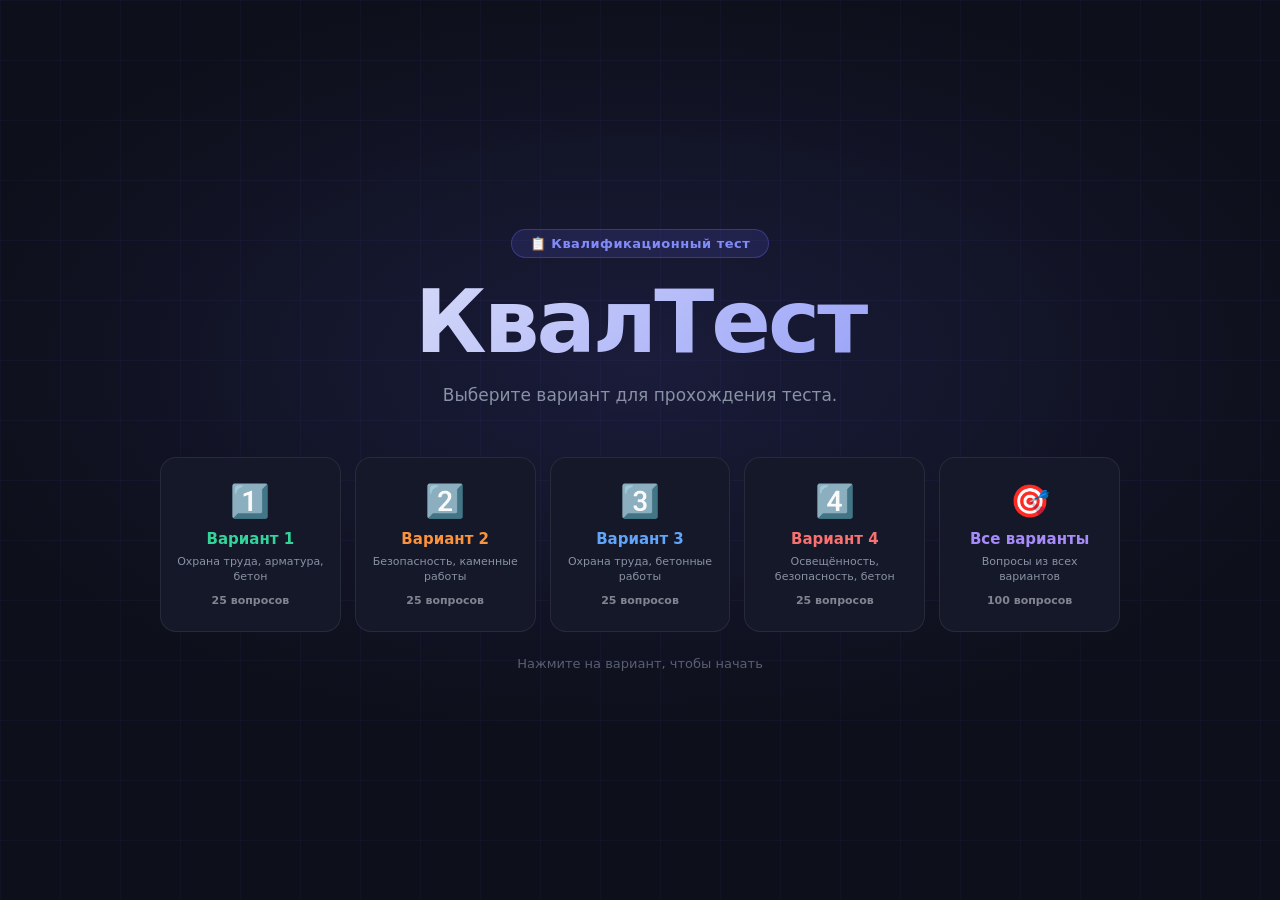
<file: index.html>
<!DOCTYPE html>
<html lang="ru">
<head>
  <meta charset="UTF-8">
  <meta name="viewport" content="width=device-width, initial-scale=1.0">
  <title>КвалТест — Квалификационный тест</title>
  <link rel="stylesheet" href="styles.css">
  <link rel="icon" href="data:image/svg+xml,<svg xmlns='http://www.w3.org/2000/svg' viewBox='0 0 100 100'><text y='.9em' font-size='90'>📋</text></svg>">
</head>
<body>
  <div id="app"></div>
  <script src="questions.js"></script>
  <script src="app.js"></script>
</body>
</html>
</file>
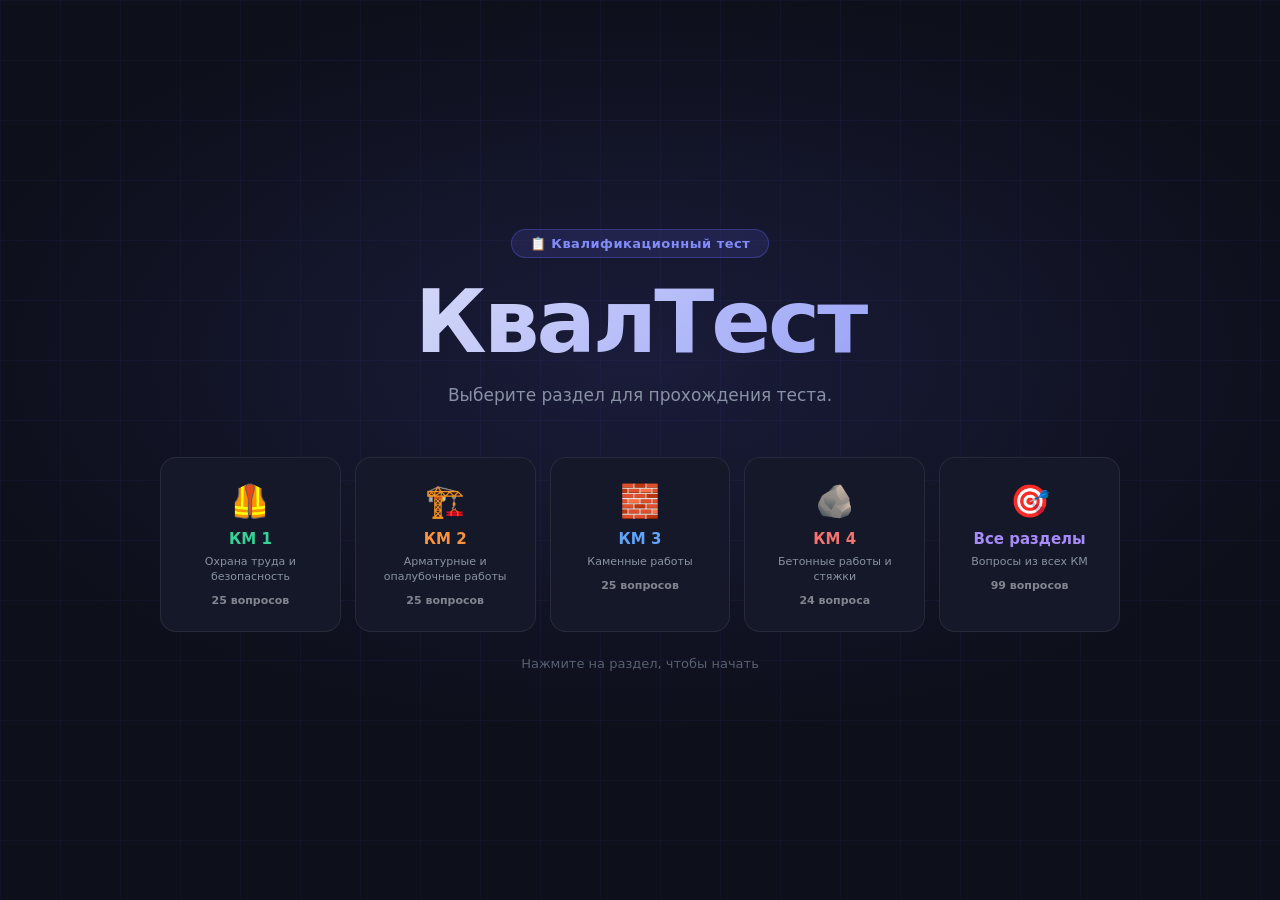
<file: hal now project/index.html>
<!DOCTYPE html>
<html lang="ru">
<head>
  <meta charset="UTF-8">
  <meta name="viewport" content="width=device-width, initial-scale=1.0">
  <title>Halid test</title>
  <link rel="stylesheet" href="styles.css">
  <link rel="icon" href="data:image/svg+xml,<svg xmlns='http://www.w3.org/2000/svg' viewBox='0 0 100 100'><text y='.9em' font-size='90'>📋</text></svg>">
</head>
<body>
  <div id="app"></div>
  <script src="questions.js"></script>
  <script src="app.js"></script>
</body>
</html>
</file>
<file: styles.css>
/* ========== RESET & BASE ========== */
*, *::before, *::after { box-sizing: border-box; margin: 0; padding: 0; }

:root {
  --bg: #0d0f1a;
  --surface: #151828;
  --surface2: #1e2235;
  --border: rgba(255,255,255,0.08);
  --text: #eef0f8;
  --text-muted: #8892a4;

  --v1: #34d399;
  --v1-bg: rgba(52,211,153,0.12);
  --v2: #fb923c;
  --v2-bg: rgba(251,146,60,0.12);
  --v3: #60a5fa;
  --v3-bg: rgba(96,165,250,0.12);
  --v4: #f87171;
  --v4-bg: rgba(248,113,113,0.12);
  --all: #a78bfa;
  --all-bg: rgba(167,139,250,0.12);

  --accent: #6366f1;
  --accent2: #818cf8;
  --radius: 16px;
  --radius-sm: 10px;
  --shadow: 0 4px 24px rgba(0,0,0,0.4);
}

html { height: 100%; }

body {
  background: var(--bg);
  color: var(--text);
  font-family: 'Segoe UI', system-ui, -apple-system, sans-serif;
  min-height: 100vh;
  overflow-x: hidden;
}

#app {
  min-height: 100vh;
  display: flex;
  flex-direction: column;
}

/* ========== SCREENS ========== */
.screen {
  min-height: 100vh;
  display: flex;
  flex-direction: column;
}

/* ========== HOME ========== */
.home-screen {
  position: relative;
  justify-content: center;
  align-items: center;
  padding: 40px 20px;
  overflow: hidden;
}

.home-bg-grid {
  position: absolute;
  inset: 0;
  background-image: 
    linear-gradient(rgba(99,102,241,0.05) 1px, transparent 1px),
    linear-gradient(90deg, rgba(99,102,241,0.05) 1px, transparent 1px);
  background-size: 60px 60px;
  pointer-events: none;
}

.home-bg-grid::after {
  content: '';
  position: absolute;
  inset: 0;
  background: radial-gradient(ellipse 80% 60% at 50% 40%, rgba(99,102,241,0.15) 0%, transparent 70%);
}

.home-content {
  position: relative;
  width: 100%;
  max-width: 960px;
  text-align: center;
}

.home-badge {
  display: inline-block;
  background: rgba(99,102,241,0.15);
  border: 1px solid rgba(99,102,241,0.35);
  color: var(--accent2);
  padding: 6px 18px;
  border-radius: 100px;
  font-size: 13px;
  font-weight: 600;
  letter-spacing: 0.5px;
  margin-bottom: 20px;
}

.home-title {
  font-size: clamp(48px, 8vw, 88px);
  font-weight: 800;
  letter-spacing: -3px;
  line-height: 1;
  background: linear-gradient(135deg, #eef0f8, var(--accent2));
  -webkit-background-clip: text;
  -webkit-text-fill-color: transparent;
  background-clip: text;
  margin-bottom: 16px;
}

.home-sub {
  color: var(--text-muted);
  font-size: 17px;
  line-height: 1.6;
  margin-bottom: 48px;
}

.section-cards {
  display: grid;
  grid-template-columns: repeat(5, 1fr);
  gap: 14px;
  margin-bottom: 24px;
}

@media (max-width: 900px) { .section-cards { grid-template-columns: repeat(3, 1fr); } }
@media (max-width: 600px) { .section-cards { grid-template-columns: repeat(2, 1fr); } }

.section-card {
  background: var(--surface);
  border: 1px solid var(--border);
  border-radius: var(--radius);
  padding: 24px 16px;
  cursor: pointer;
  transition: transform 0.2s, box-shadow 0.2s, border-color 0.2s;
  text-align: center;
}

.section-card:hover { transform: translateY(-6px); box-shadow: var(--shadow); }
.section-card.v1:hover { border-color: var(--v1); box-shadow: 0 8px 32px rgba(52,211,153,0.2); }
.section-card.v2:hover { border-color: var(--v2); box-shadow: 0 8px 32px rgba(251,146,60,0.2); }
.section-card.v3:hover { border-color: var(--v3); box-shadow: 0 8px 32px rgba(96,165,250,0.2); }
.section-card.v4:hover { border-color: var(--v4); box-shadow: 0 8px 32px rgba(248,113,113,0.2); }
.section-card.all:hover { border-color: var(--all); box-shadow: 0 8px 32px rgba(167,139,250,0.2); }

.sc-icon { font-size: 32px; margin-bottom: 10px; }
.sc-name { font-size: 15px; font-weight: 800; margin-bottom: 6px; }
.sc-desc { font-size: 11px; color: var(--text-muted); margin-bottom: 10px; line-height: 1.4; }
.sc-count { font-size: 11px; font-weight: 600; opacity: 0.5; }

.section-card.v1 .sc-name { color: var(--v1); }
.section-card.v2 .sc-name { color: var(--v2); }
.section-card.v3 .sc-name { color: var(--v3); }
.section-card.v4 .sc-name { color: var(--v4); }
.section-card.all .sc-name { color: var(--all); }

.home-hint { font-size: 13px; color: var(--text-muted); opacity: 0.6; }

/* ========== SETUP ========== */
.setup-screen {
  padding: 32px 20px;
  align-items: center;
}

.back-btn {
  align-self: flex-start;
  background: none;
  border: 1px solid var(--border);
  color: var(--text-muted);
  padding: 8px 16px;
  border-radius: 8px;
  cursor: pointer;
  font-size: 14px;
  margin-bottom: 32px;
  transition: border-color 0.2s, color 0.2s;
}
.back-btn:hover { border-color: var(--accent); color: var(--text); }

.setup-content { width: 100%; max-width: 600px; }

.setup-section-badge {
  display: inline-block;
  padding: 6px 20px;
  border-radius: 100px;
  font-size: 14px;
  font-weight: 700;
  margin-bottom: 12px;
}
.setup-section-badge.v1 { background: var(--v1-bg); color: var(--v1); }
.setup-section-badge.v2 { background: var(--v2-bg); color: var(--v2); }
.setup-section-badge.v3 { background: var(--v3-bg); color: var(--v3); }
.setup-section-badge.v4 { background: var(--v4-bg); color: var(--v4); }
.setup-section-badge.all { background: var(--all-bg); color: var(--all); }

.setup-title {
  font-size: 32px;
  font-weight: 800;
  margin-bottom: 36px;
  letter-spacing: -1px;
}

.setup-section { margin-bottom: 32px; }

.setup-label {
  display: block;
  font-size: 13px;
  font-weight: 600;
  text-transform: uppercase;
  letter-spacing: 1px;
  color: var(--text-muted);
  margin-bottom: 14px;
}

.count-grid { display: flex; flex-wrap: wrap; gap: 10px; margin-bottom: 16px; }

.count-btn {
  background: var(--surface);
  border: 1px solid var(--border);
  color: var(--text);
  padding: 10px 22px;
  border-radius: var(--radius-sm);
  cursor: pointer;
  font-size: 15px;
  font-weight: 600;
  transition: all 0.15s;
}
.count-btn:hover:not(:disabled) { border-color: var(--accent); color: var(--accent2); }
.count-btn.active { background: var(--accent); border-color: var(--accent); color: white; }
.count-btn:disabled { opacity: 0.35; cursor: not-allowed; }

.custom-count {
  display: flex;
  align-items: center;
  gap: 12px;
  font-size: 14px;
  color: var(--text-muted);
}
.custom-count input {
  width: 80px;
  background: var(--surface2);
  border: 1px solid var(--border);
  color: var(--text);
  padding: 8px 12px;
  border-radius: 8px;
  font-size: 15px;
  font-weight: 600;
  text-align: center;
  outline: none;
  transition: border-color 0.2s;
}
.custom-count input:focus { border-color: var(--accent); }
.max-hint { font-size: 12px; opacity: 0.5; }

.time-grid {
  display: grid;
  grid-template-columns: repeat(3, 1fr);
  gap: 10px;
}
@media (max-width: 500px) { .time-grid { grid-template-columns: repeat(2, 1fr); } }

.time-btn {
  background: var(--surface);
  border: 1px solid var(--border);
  color: var(--text);
  padding: 14px 12px;
  border-radius: var(--radius-sm);
  cursor: pointer;
  text-align: center;
  transition: all 0.15s;
  display: flex;
  flex-direction: column;
  align-items: center;
  gap: 4px;
}
.time-btn:hover { border-color: var(--accent); }
.time-btn.active { background: var(--accent); border-color: var(--accent); }
.tb-icon { font-size: 20px; }
.tb-label { font-size: 12px; font-weight: 600; }

.setup-summary {
  background: var(--surface);
  border: 1px solid var(--border);
  border-radius: var(--radius);
  padding: 20px 24px;
  display: grid;
  grid-template-columns: repeat(4, 1fr);
  gap: 16px;
  margin-bottom: 28px;
}
@media (max-width: 500px) { .setup-summary { grid-template-columns: repeat(2, 1fr); } }

.sum-item { text-align: center; }
.sum-item span { display: block; font-size: 11px; color: var(--text-muted); margin-bottom: 4px; text-transform: uppercase; letter-spacing: 0.5px; }
.sum-item strong { font-size: 16px; font-weight: 700; }

.start-btn {
  width: 100%;
  background: linear-gradient(135deg, var(--accent), #8b5cf6);
  border: none;
  color: white;
  padding: 18px 32px;
  border-radius: var(--radius);
  font-size: 18px;
  font-weight: 700;
  cursor: pointer;
  display: flex;
  align-items: center;
  justify-content: center;
  gap: 12px;
  transition: transform 0.15s, box-shadow 0.15s;
}
.start-btn:hover { transform: translateY(-2px); box-shadow: 0 8px 32px rgba(99,102,241,0.4); }
.start-arrow { font-size: 20px; }

/* ========== QUIZ ========== */
.quiz-screen {
  padding: 20px;
  max-width: 700px;
  margin: 0 auto;
  width: 100%;
}

.quiz-header { margin-bottom: 24px; }

.quiz-meta {
  display: flex;
  align-items: center;
  justify-content: space-between;
  margin-bottom: 12px;
}

.q-section-tag {
  font-size: 12px;
  font-weight: 700;
  padding: 4px 12px;
  border-radius: 100px;
}
.q-section-tag.v1 { background: var(--v1-bg); color: var(--v1); }
.q-section-tag.v2 { background: var(--v2-bg); color: var(--v2); }
.q-section-tag.v3 { background: var(--v3-bg); color: var(--v3); }
.q-section-tag.v4 { background: var(--v4-bg); color: var(--v4); }
.q-section-tag.all { background: var(--all-bg); color: var(--all); }

.q-counter { font-size: 13px; color: var(--text-muted); font-weight: 600; }

.progress-bar {
  height: 4px;
  background: var(--surface2);
  border-radius: 2px;
  overflow: hidden;
  margin-bottom: 12px;
}
.progress-fill {
  height: 100%;
  background: linear-gradient(90deg, var(--accent), var(--accent2));
  border-radius: 2px;
  transition: width 0.4s ease;
}

.quiz-timer-row { display: flex; justify-content: flex-end; }

.timer-wrap {
  width: 52px; height: 52px;
  position: relative;
  transition: all 0.3s;
}
.timer-ring { width: 100%; height: 100%; position: relative; }
.timer-ring svg { width: 100%; height: 100%; transform: rotate(-90deg); }
.ring-bg { fill: none; stroke: var(--surface2); stroke-width: 3; }
.ring-fill {
  fill: none; stroke: var(--accent);
  stroke-width: 3;
  stroke-dasharray: 100.5;
  stroke-dashoffset: 0;
  stroke-linecap: round;
  transition: stroke-dashoffset 1s linear, stroke 0.3s;
}
.timer-num {
  position: absolute; inset: 0;
  display: flex; align-items: center; justify-content: center;
  font-size: 14px; font-weight: 800; color: var(--text);
}
.timer-wrap.timer-warning .ring-fill { stroke: var(--v2); }
.timer-wrap.timer-warning .timer-num { color: var(--v2); }
.timer-wrap.timer-danger .ring-fill { stroke: var(--v4); }
.timer-wrap.timer-danger .timer-num { color: var(--v4); }
.timer-wrap.timer-danger { animation: pulse 0.5s infinite alternate; }
@keyframes pulse { from { opacity: 1; } to { opacity: 0.6; } }
.timer-placeholder { font-size: 24px; color: var(--text-muted); opacity: 0.4; }

.question-card {
  background: var(--surface);
  border: 1px solid var(--border);
  border-radius: var(--radius);
  padding: 28px 32px;
  margin-bottom: 20px;
  animation: fadeSlide 0.25s ease;
}
@keyframes fadeSlide {
  from { opacity: 0; transform: translateY(10px); }
  to { opacity: 1; transform: translateY(0); }
}
.q-number {
  font-size: 11px; text-transform: uppercase;
  letter-spacing: 1px; color: var(--text-muted);
  margin-bottom: 12px; font-weight: 600;
}
.q-text { font-size: 19px; font-weight: 600; line-height: 1.5; }

.options-grid {
  display: grid;
  grid-template-columns: 1fr 1fr;
  gap: 12px;
  margin-bottom: 20px;
  animation: fadeSlide 0.3s ease 0.05s both;
}
@media (max-width: 520px) { .options-grid { grid-template-columns: 1fr; } }

.option-btn {
  background: var(--surface);
  border: 1px solid var(--border);
  color: var(--text);
  padding: 16px 18px;
  border-radius: var(--radius-sm);
  cursor: pointer;
  text-align: left;
  display: flex;
  align-items: center;
  gap: 12px;
  font-size: 15px;
  transition: all 0.15s;
  min-height: 60px;
}
.option-btn:hover:not(:disabled) {
  background: var(--surface2);
  border-color: var(--accent);
  transform: translateX(4px);
}
.option-btn:disabled { cursor: not-allowed; }
.option-btn.correct-answer {
  background: rgba(52,211,153,0.15);
  border-color: var(--v1);
  color: var(--v1);
}
.option-btn.wrong-answer {
  background: rgba(248,113,113,0.15);
  border-color: var(--v4);
  color: var(--v4);
}

.opt-letter {
  width: 28px; height: 28px;
  border-radius: 8px;
  background: var(--surface2);
  display: flex; align-items: center; justify-content: center;
  font-size: 12px; font-weight: 700;
  flex-shrink: 0;
  transition: background 0.15s;
}
.option-btn:hover:not(:disabled) .opt-letter { background: var(--accent); color: white; }
.option-btn.correct-answer .opt-letter { background: var(--v1); color: #0d0f1a; }
.option-btn.wrong-answer .opt-letter { background: var(--v4); color: white; }
.opt-text { line-height: 1.4; }

.quiz-footer {
  display: flex; align-items: center;
  justify-content: space-between;
  padding-bottom: 20px;
}
.answered-track { display: flex; flex-wrap: wrap; gap: 4px; flex: 1; }
.track-dot { width: 8px; height: 8px; border-radius: 50%; }
.track-dot.correct { background: var(--v1); }
.track-dot.wrong { background: var(--v4); }
.track-dot.current { background: var(--accent); animation: blink 1s infinite; }
.track-dot.pending { background: var(--surface2); border: 1px solid var(--border); }
@keyframes blink { 0%, 100% { opacity: 1; } 50% { opacity: 0.3; } }

.skip-btn {
  background: none;
  border: 1px solid var(--border);
  color: var(--text-muted);
  padding: 8px 16px;
  border-radius: 8px;
  cursor: pointer;
  font-size: 13px;
  transition: all 0.15s;
  flex-shrink: 0;
  margin-left: 16px;
}
.skip-btn:hover { border-color: var(--accent); color: var(--text); }

/* ========== RESULTS ========== */
.results-screen {
  justify-content: flex-start;
  align-items: center;
  padding: 40px 20px;
}
.results-content {
  width: 100%; max-width: 640px;
  animation: fadeSlide 0.4s ease;
}
.results-hero { text-align: center; margin-bottom: 40px; }
.grade-emoji { font-size: 56px; margin-bottom: 8px; }
.grade-label { font-size: 22px; font-weight: 700; margin-bottom: 24px; }

.score-ring {
  position: relative;
  width: 160px; height: 160px;
  margin: 0 auto;
}
.score-ring svg { width: 100%; height: 100%; transform: rotate(-90deg); }
.score-ring-bg { fill: none; stroke: var(--surface2); stroke-width: 6; }
.score-ring-fill {
  fill: none; stroke-width: 6;
  stroke-dasharray: 314;
  stroke-linecap: round;
  transition: stroke-dashoffset 1s ease;
}
.score-text {
  position: absolute; inset: 0;
  display: flex; flex-direction: column;
  align-items: center; justify-content: center;
}
.score-pct { font-size: 36px; font-weight: 800; line-height: 1; }
.score-sub { font-size: 14px; color: var(--text-muted); margin-top: 4px; }

.stats-row {
  display: grid;
  grid-template-columns: repeat(4, 1fr);
  gap: 12px; margin-bottom: 36px;
}
@media (max-width: 500px) { .stats-row { grid-template-columns: repeat(2, 1fr); } }

.stat-box {
  background: var(--surface);
  border: 1px solid var(--border);
  border-radius: var(--radius-sm);
  padding: 16px 12px; text-align: center;
}
.stat-val { font-size: 26px; font-weight: 800; margin-bottom: 4px; }
.stat-key { font-size: 11px; color: var(--text-muted); text-transform: uppercase; letter-spacing: 0.5px; }
.correct-col { color: var(--v1); }
.wrong-col { color: var(--v4); }
.skip-col { color: var(--text-muted); }
.time-col { color: var(--accent2); }

.wrong-section { margin-bottom: 32px; }
.wrong-title { font-size: 18px; font-weight: 700; margin-bottom: 16px; color: var(--text-muted); }
.wrong-list { display: flex; flex-direction: column; gap: 12px; }
.wrong-item {
  background: var(--surface);
  border: 1px solid var(--border);
  border-radius: var(--radius-sm);
  padding: 16px 20px;
  border-left: 3px solid var(--v4);
}
.wi-q { font-size: 14px; font-weight: 600; margin-bottom: 10px; line-height: 1.4; }
.wi-answers { display: flex; flex-direction: column; gap: 6px; }
.wi-wrong { font-size: 13px; color: var(--v4); }
.wi-skip { font-size: 13px; color: var(--text-muted); }
.wi-correct { font-size: 13px; color: var(--v1); }

.perfect-msg {
  text-align: center; font-size: 22px; font-weight: 700;
  color: var(--v1);
  padding: 32px;
  background: rgba(52,211,153,0.08);
  border: 1px solid rgba(52,211,153,0.2);
  border-radius: var(--radius);
  margin-bottom: 32px;
}

.results-actions { display: flex; flex-direction: column; gap: 10px; }
.action-btn {
  width: 100%; padding: 16px;
  border-radius: var(--radius-sm);
  font-size: 15px; font-weight: 600;
  cursor: pointer; border: none;
  transition: all 0.15s;
}
.action-btn.primary { background: linear-gradient(135deg, var(--accent), #8b5cf6); color: white; }
.action-btn.primary:hover { transform: translateY(-2px); box-shadow: 0 6px 24px rgba(99,102,241,0.35); }
.action-btn.secondary { background: var(--surface); border: 1px solid var(--border); color: var(--text); }
.action-btn.secondary:hover { border-color: var(--accent); }
.action-btn.ghost { background: none; border: 1px solid var(--border); color: var(--text-muted); }
.action-btn.ghost:hover { color: var(--text); }

/* ========== SCROLLBAR ========== */
::-webkit-scrollbar { width: 6px; }
::-webkit-scrollbar-track { background: var(--bg); }
::-webkit-scrollbar-thumb { background: var(--surface2); border-radius: 3px; }
</file>
<file: hal now project/styles.css>
/* ========== RESET & BASE ========== */
*, *::before, *::after { box-sizing: border-box; margin: 0; padding: 0; }

:root {
  --bg: #0d0f1a;
  --surface: #151828;
  --surface2: #1e2235;
  --border: rgba(255,255,255,0.08);
  --text: #eef0f8;
  --text-muted: #8892a4;

  --km1: #34d399;
  --km1-bg: rgba(52,211,153,0.12);
  --km2: #fb923c;
  --km2-bg: rgba(251,146,60,0.12);
  --km3: #60a5fa;
  --km3-bg: rgba(96,165,250,0.12);
  --km4: #f87171;
  --km4-bg: rgba(248,113,113,0.12);
  --all: #a78bfa;
  --all-bg: rgba(167,139,250,0.12);

  --accent: #6366f1;
  --accent2: #818cf8;
  --radius: 16px;
  --radius-sm: 10px;
  --shadow: 0 4px 24px rgba(0,0,0,0.4);
}

html { height: 100%; }

body {
  background: var(--bg);
  color: var(--text);
  font-family: 'Segoe UI', system-ui, -apple-system, sans-serif;
  min-height: 100vh;
  overflow-x: hidden;
}

#app {
  min-height: 100vh;
  display: flex;
  flex-direction: column;
}

/* ========== SCREENS ========== */
.screen {
  min-height: 100vh;
  display: flex;
  flex-direction: column;
}

/* ========== HOME ========== */
.home-screen {
  position: relative;
  justify-content: center;
  align-items: center;
  padding: 40px 20px;
  overflow: hidden;
}

.home-bg-grid {
  position: absolute;
  inset: 0;
  background-image: 
    linear-gradient(rgba(99,102,241,0.05) 1px, transparent 1px),
    linear-gradient(90deg, rgba(99,102,241,0.05) 1px, transparent 1px);
  background-size: 60px 60px;
  pointer-events: none;
}

.home-bg-grid::after {
  content: '';
  position: absolute;
  inset: 0;
  background: radial-gradient(ellipse 80% 60% at 50% 40%, rgba(99,102,241,0.15) 0%, transparent 70%);
}

.home-content {
  position: relative;
  width: 100%;
  max-width: 960px;
  text-align: center;
}

.home-badge {
  display: inline-block;
  background: rgba(99,102,241,0.15);
  border: 1px solid rgba(99,102,241,0.35);
  color: var(--accent2);
  padding: 6px 18px;
  border-radius: 100px;
  font-size: 13px;
  font-weight: 600;
  letter-spacing: 0.5px;
  margin-bottom: 20px;
}

.home-title {
  font-size: clamp(48px, 8vw, 88px);
  font-weight: 800;
  letter-spacing: -3px;
  line-height: 1;
  background: linear-gradient(135deg, #eef0f8, var(--accent2));
  -webkit-background-clip: text;
  -webkit-text-fill-color: transparent;
  background-clip: text;
  margin-bottom: 16px;
}

.home-sub {
  color: var(--text-muted);
  font-size: 17px;
  line-height: 1.6;
  margin-bottom: 48px;
}

.section-cards {
  display: grid;
  grid-template-columns: repeat(5, 1fr);
  gap: 14px;
  margin-bottom: 24px;
}

@media (max-width: 900px) { .section-cards { grid-template-columns: repeat(3, 1fr); } }
@media (max-width: 600px) { .section-cards { grid-template-columns: repeat(2, 1fr); } }

.section-card {
  background: var(--surface);
  border: 1px solid var(--border);
  border-radius: var(--radius);
  padding: 24px 16px;
  cursor: pointer;
  transition: transform 0.2s, box-shadow 0.2s, border-color 0.2s;
  text-align: center;
}

.section-card:hover { transform: translateY(-6px); box-shadow: var(--shadow); }
.section-card.km1:hover { border-color: var(--km1); box-shadow: 0 8px 32px rgba(52,211,153,0.2); }
.section-card.km2:hover { border-color: var(--km2); box-shadow: 0 8px 32px rgba(251,146,60,0.2); }
.section-card.km3:hover { border-color: var(--km3); box-shadow: 0 8px 32px rgba(96,165,250,0.2); }
.section-card.km4:hover { border-color: var(--km4); box-shadow: 0 8px 32px rgba(248,113,113,0.2); }
.section-card.all:hover { border-color: var(--all); box-shadow: 0 8px 32px rgba(167,139,250,0.2); }

.sc-icon { font-size: 32px; margin-bottom: 10px; }
.sc-name { font-size: 15px; font-weight: 800; margin-bottom: 6px; }
.sc-desc { font-size: 11px; color: var(--text-muted); margin-bottom: 10px; line-height: 1.4; }
.sc-count { font-size: 11px; font-weight: 600; opacity: 0.5; }

.section-card.km1 .sc-name { color: var(--km1); }
.section-card.km2 .sc-name { color: var(--km2); }
.section-card.km3 .sc-name { color: var(--km3); }
.section-card.km4 .sc-name { color: var(--km4); }
.section-card.all .sc-name { color: var(--all); }

.home-hint { font-size: 13px; color: var(--text-muted); opacity: 0.6; }

/* ========== SETUP ========== */
.setup-screen {
  padding: 32px 20px;
  align-items: center;
}

.back-btn {
  align-self: flex-start;
  background: none;
  border: 1px solid var(--border);
  color: var(--text-muted);
  padding: 8px 16px;
  border-radius: 8px;
  cursor: pointer;
  font-size: 14px;
  margin-bottom: 32px;
  transition: border-color 0.2s, color 0.2s;
}
.back-btn:hover { border-color: var(--accent); color: var(--text); }

.setup-content { width: 100%; max-width: 600px; }

.setup-section-badge {
  display: inline-block;
  padding: 6px 20px;
  border-radius: 100px;
  font-size: 14px;
  font-weight: 700;
  margin-bottom: 12px;
}
.setup-section-badge.km1 { background: var(--km1-bg); color: var(--km1); }
.setup-section-badge.km2 { background: var(--km2-bg); color: var(--km2); }
.setup-section-badge.km3 { background: var(--km3-bg); color: var(--km3); }
.setup-section-badge.km4 { background: var(--km4-bg); color: var(--km4); }
.setup-section-badge.all { background: var(--all-bg); color: var(--all); }

.setup-title {
  font-size: 32px;
  font-weight: 800;
  margin-bottom: 36px;
  letter-spacing: -1px;
}

.setup-section { margin-bottom: 32px; }

.setup-label {
  display: block;
  font-size: 13px;
  font-weight: 600;
  text-transform: uppercase;
  letter-spacing: 1px;
  color: var(--text-muted);
  margin-bottom: 14px;
}

.count-grid { display: flex; flex-wrap: wrap; gap: 10px; margin-bottom: 16px; }

.count-btn {
  background: var(--surface);
  border: 1px solid var(--border);
  color: var(--text);
  padding: 10px 22px;
  border-radius: var(--radius-sm);
  cursor: pointer;
  font-size: 15px;
  font-weight: 600;
  transition: all 0.15s;
}
.count-btn:hover:not(:disabled) { border-color: var(--accent); color: var(--accent2); }
.count-btn.active { background: var(--accent); border-color: var(--accent); color: white; }
.count-btn:disabled { opacity: 0.35; cursor: not-allowed; }

.custom-count {
  display: flex;
  align-items: center;
  gap: 12px;
  font-size: 14px;
  color: var(--text-muted);
}
.custom-count input {
  width: 80px;
  background: var(--surface2);
  border: 1px solid var(--border);
  color: var(--text);
  padding: 8px 12px;
  border-radius: 8px;
  font-size: 15px;
  font-weight: 600;
  text-align: center;
  outline: none;
  transition: border-color 0.2s;
}
.custom-count input:focus { border-color: var(--accent); }
.max-hint { font-size: 12px; opacity: 0.5; }

.time-grid {
  display: grid;
  grid-template-columns: repeat(3, 1fr);
  gap: 10px;
}
@media (max-width: 500px) { .time-grid { grid-template-columns: repeat(2, 1fr); } }

.time-btn {
  background: var(--surface);
  border: 1px solid var(--border);
  color: var(--text);
  padding: 14px 12px;
  border-radius: var(--radius-sm);
  cursor: pointer;
  text-align: center;
  transition: all 0.15s;
  display: flex;
  flex-direction: column;
  align-items: center;
  gap: 4px;
}
.time-btn:hover { border-color: var(--accent); }
.time-btn.active { background: var(--accent); border-color: var(--accent); }
.tb-icon { font-size: 20px; }
.tb-label { font-size: 12px; font-weight: 600; }

.setup-summary {
  background: var(--surface);
  border: 1px solid var(--border);
  border-radius: var(--radius);
  padding: 20px 24px;
  display: grid;
  grid-template-columns: repeat(4, 1fr);
  gap: 16px;
  margin-bottom: 28px;
}
@media (max-width: 500px) { .setup-summary { grid-template-columns: repeat(2, 1fr); } }

.sum-item { text-align: center; }
.sum-item span { display: block; font-size: 11px; color: var(--text-muted); margin-bottom: 4px; text-transform: uppercase; letter-spacing: 0.5px; }
.sum-item strong { font-size: 16px; font-weight: 700; }

.start-btn {
  width: 100%;
  background: linear-gradient(135deg, var(--accent), #8b5cf6);
  border: none;
  color: white;
  padding: 18px 32px;
  border-radius: var(--radius);
  font-size: 18px;
  font-weight: 700;
  cursor: pointer;
  display: flex;
  align-items: center;
  justify-content: center;
  gap: 12px;
  transition: transform 0.15s, box-shadow 0.15s;
}
.start-btn:hover { transform: translateY(-2px); box-shadow: 0 8px 32px rgba(99,102,241,0.4); }
.start-arrow { font-size: 20px; }

/* ========== QUIZ ========== */
.quiz-screen {
  padding: 20px;
  max-width: 700px;
  margin: 0 auto;
  width: 100%;
}

.quiz-header { margin-bottom: 24px; }

.quiz-meta {
  display: flex;
  align-items: center;
  justify-content: space-between;
  margin-bottom: 12px;
}

.q-section-tag {
  font-size: 12px;
  font-weight: 700;
  padding: 4px 12px;
  border-radius: 100px;
}
.q-section-tag.km1 { background: var(--km1-bg); color: var(--km1); }
.q-section-tag.km2 { background: var(--km2-bg); color: var(--km2); }
.q-section-tag.km3 { background: var(--km3-bg); color: var(--km3); }
.q-section-tag.km4 { background: var(--km4-bg); color: var(--km4); }
.q-section-tag.all { background: var(--all-bg); color: var(--all); }

.q-counter { font-size: 13px; color: var(--text-muted); font-weight: 600; }

.progress-bar {
  height: 4px;
  background: var(--surface2);
  border-radius: 2px;
  overflow: hidden;
  margin-bottom: 12px;
}
.progress-fill {
  height: 100%;
  background: linear-gradient(90deg, var(--accent), var(--accent2));
  border-radius: 2px;
  transition: width 0.4s ease;
}

.quiz-timer-row { display: flex; justify-content: flex-end; }

.timer-wrap {
  width: 52px; height: 52px;
  position: relative;
  transition: all 0.3s;
}
.timer-ring { width: 100%; height: 100%; position: relative; }
.timer-ring svg { width: 100%; height: 100%; transform: rotate(-90deg); }
.ring-bg { fill: none; stroke: var(--surface2); stroke-width: 3; }
.ring-fill {
  fill: none; stroke: var(--accent);
  stroke-width: 3;
  stroke-dasharray: 100.5;
  stroke-dashoffset: 0;
  stroke-linecap: round;
  transition: stroke-dashoffset 1s linear, stroke 0.3s;
}
.timer-num {
  position: absolute; inset: 0;
  display: flex; align-items: center; justify-content: center;
  font-size: 14px; font-weight: 800; color: var(--text);
}
.timer-wrap.timer-warning .ring-fill { stroke: var(--km2); }
.timer-wrap.timer-warning .timer-num { color: var(--km2); }
.timer-wrap.timer-danger .ring-fill { stroke: var(--km4); }
.timer-wrap.timer-danger .timer-num { color: var(--km4); }
.timer-wrap.timer-danger { animation: pulse 0.5s infinite alternate; }
@keyframes pulse { from { opacity: 1; } to { opacity: 0.6; } }
.timer-placeholder { font-size: 24px; color: var(--text-muted); opacity: 0.4; }

.question-card {
  background: var(--surface);
  border: 1px solid var(--border);
  border-radius: var(--radius);
  padding: 28px 32px;
  margin-bottom: 20px;
  animation: fadeSlide 0.25s ease;
}
@keyframes fadeSlide {
  from { opacity: 0; transform: translateY(10px); }
  to { opacity: 1; transform: translateY(0); }
}
.q-number {
  font-size: 11px; text-transform: uppercase;
  letter-spacing: 1px; color: var(--text-muted);
  margin-bottom: 12px; font-weight: 600;
}
.q-text { font-size: 19px; font-weight: 600; line-height: 1.5; }

.options-grid {
  display: grid;
  grid-template-columns: 1fr 1fr;
  gap: 12px;
  margin-bottom: 20px;
  animation: fadeSlide 0.3s ease 0.05s both;
}
@media (max-width: 520px) { .options-grid { grid-template-columns: 1fr; } }

.option-btn {
  background: var(--surface);
  border: 1px solid var(--border);
  color: var(--text);
  padding: 16px 18px;
  border-radius: var(--radius-sm);
  cursor: pointer;
  text-align: left;
  display: flex;
  align-items: center;
  gap: 12px;
  font-size: 15px;
  transition: all 0.15s;
  min-height: 60px;
}
.option-btn:hover:not(:disabled) {
  background: var(--surface2);
  border-color: var(--accent);
  transform: translateX(4px);
}
.option-btn:disabled { cursor: not-allowed; }
.option-btn.correct-answer {
  background: rgba(52,211,153,0.15);
  border-color: var(--km1);
  color: var(--km1);
}
.option-btn.wrong-answer {
  background: rgba(248,113,113,0.15);
  border-color: var(--km4);
  color: var(--km4);
}

.opt-letter {
  width: 28px; height: 28px;
  border-radius: 8px;
  background: var(--surface2);
  display: flex; align-items: center; justify-content: center;
  font-size: 12px; font-weight: 700;
  flex-shrink: 0;
  transition: background 0.15s;
}
.option-btn:hover:not(:disabled) .opt-letter { background: var(--accent); color: white; }
.option-btn.correct-answer .opt-letter { background: var(--km1); color: #0d0f1a; }
.option-btn.wrong-answer .opt-letter { background: var(--km4); color: white; }
.opt-text { line-height: 1.4; }

.quiz-footer {
  display: flex; align-items: center;
  justify-content: space-between;
  padding-bottom: 20px;
}
.answered-track { display: flex; flex-wrap: wrap; gap: 4px; flex: 1; }
.track-dot { width: 8px; height: 8px; border-radius: 50%; }
.track-dot.correct { background: var(--km1); }
.track-dot.wrong { background: var(--km4); }
.track-dot.current { background: var(--accent); animation: blink 1s infinite; }
.track-dot.pending { background: var(--surface2); border: 1px solid var(--border); }
@keyframes blink { 0%, 100% { opacity: 1; } 50% { opacity: 0.3; } }

.skip-btn {
  background: none;
  border: 1px solid var(--border);
  color: var(--text-muted);
  padding: 8px 16px;
  border-radius: 8px;
  cursor: pointer;
  font-size: 13px;
  transition: all 0.15s;
  flex-shrink: 0;
  margin-left: 16px;
}
.skip-btn:hover { border-color: var(--accent); color: var(--text); }

/* ========== RESULTS ========== */
.results-screen {
  justify-content: flex-start;
  align-items: center;
  padding: 40px 20px;
}
.results-content {
  width: 100%; max-width: 640px;
  animation: fadeSlide 0.4s ease;
}
.results-hero { text-align: center; margin-bottom: 40px; }
.grade-emoji { font-size: 56px; margin-bottom: 8px; }
.grade-label { font-size: 22px; font-weight: 700; margin-bottom: 24px; }

.score-ring {
  position: relative;
  width: 160px; height: 160px;
  margin: 0 auto;
}
.score-ring svg { width: 100%; height: 100%; transform: rotate(-90deg); }
.score-ring-bg { fill: none; stroke: var(--surface2); stroke-width: 6; }
.score-ring-fill {
  fill: none; stroke-width: 6;
  stroke-dasharray: 314;
  stroke-linecap: round;
  transition: stroke-dashoffset 1s ease;
}
.score-text {
  position: absolute; inset: 0;
  display: flex; flex-direction: column;
  align-items: center; justify-content: center;
}
.score-pct { font-size: 36px; font-weight: 800; line-height: 1; }
.score-sub { font-size: 14px; color: var(--text-muted); margin-top: 4px; }

.stats-row {
  display: grid;
  grid-template-columns: repeat(4, 1fr);
  gap: 12px; margin-bottom: 36px;
}
@media (max-width: 500px) { .stats-row { grid-template-columns: repeat(2, 1fr); } }

.stat-box {
  background: var(--surface);
  border: 1px solid var(--border);
  border-radius: var(--radius-sm);
  padding: 16px 12px; text-align: center;
}
.stat-val { font-size: 26px; font-weight: 800; margin-bottom: 4px; }
.stat-key { font-size: 11px; color: var(--text-muted); text-transform: uppercase; letter-spacing: 0.5px; }
.correct-col { color: var(--km1); }
.wrong-col { color: var(--km4); }
.skip-col { color: var(--text-muted); }
.time-col { color: var(--accent2); }

.wrong-section { margin-bottom: 32px; }
.wrong-title { font-size: 18px; font-weight: 700; margin-bottom: 16px; color: var(--text-muted); }
.wrong-list { display: flex; flex-direction: column; gap: 12px; }
.wrong-item {
  background: var(--surface);
  border: 1px solid var(--border);
  border-radius: var(--radius-sm);
  padding: 16px 20px;
  border-left: 3px solid var(--km4);
}
.wi-q { font-size: 14px; font-weight: 600; margin-bottom: 10px; line-height: 1.4; }
.wi-answers { display: flex; flex-direction: column; gap: 6px; }
.wi-wrong { font-size: 13px; color: var(--km4); }
.wi-skip { font-size: 13px; color: var(--text-muted); }
.wi-correct { font-size: 13px; color: var(--km1); }

.perfect-msg {
  text-align: center; font-size: 22px; font-weight: 700;
  color: var(--km1);
  padding: 32px;
  background: rgba(52,211,153,0.08);
  border: 1px solid rgba(52,211,153,0.2);
  border-radius: var(--radius);
  margin-bottom: 32px;
}

.results-actions { display: flex; flex-direction: column; gap: 10px; }
.action-btn {
  width: 100%; padding: 16px;
  border-radius: var(--radius-sm);
  font-size: 15px; font-weight: 600;
  cursor: pointer; border: none;
  transition: all 0.15s;
}
.action-btn.primary { background: linear-gradient(135deg, var(--accent), #8b5cf6); color: white; }
.action-btn.primary:hover { transform: translateY(-2px); box-shadow: 0 6px 24px rgba(99,102,241,0.35); }
.action-btn.secondary { background: var(--surface); border: 1px solid var(--border); color: var(--text); }
.action-btn.secondary:hover { border-color: var(--accent); }
.action-btn.ghost { background: none; border: 1px solid var(--border); color: var(--text-muted); }
.action-btn.ghost:hover { color: var(--text); }

/* ========== SCROLLBAR ========== */
::-webkit-scrollbar { width: 6px; }
::-webkit-scrollbar-track { background: var(--bg); }
::-webkit-scrollbar-thumb { background: var(--surface2); border-radius: 3px; }
</file>
